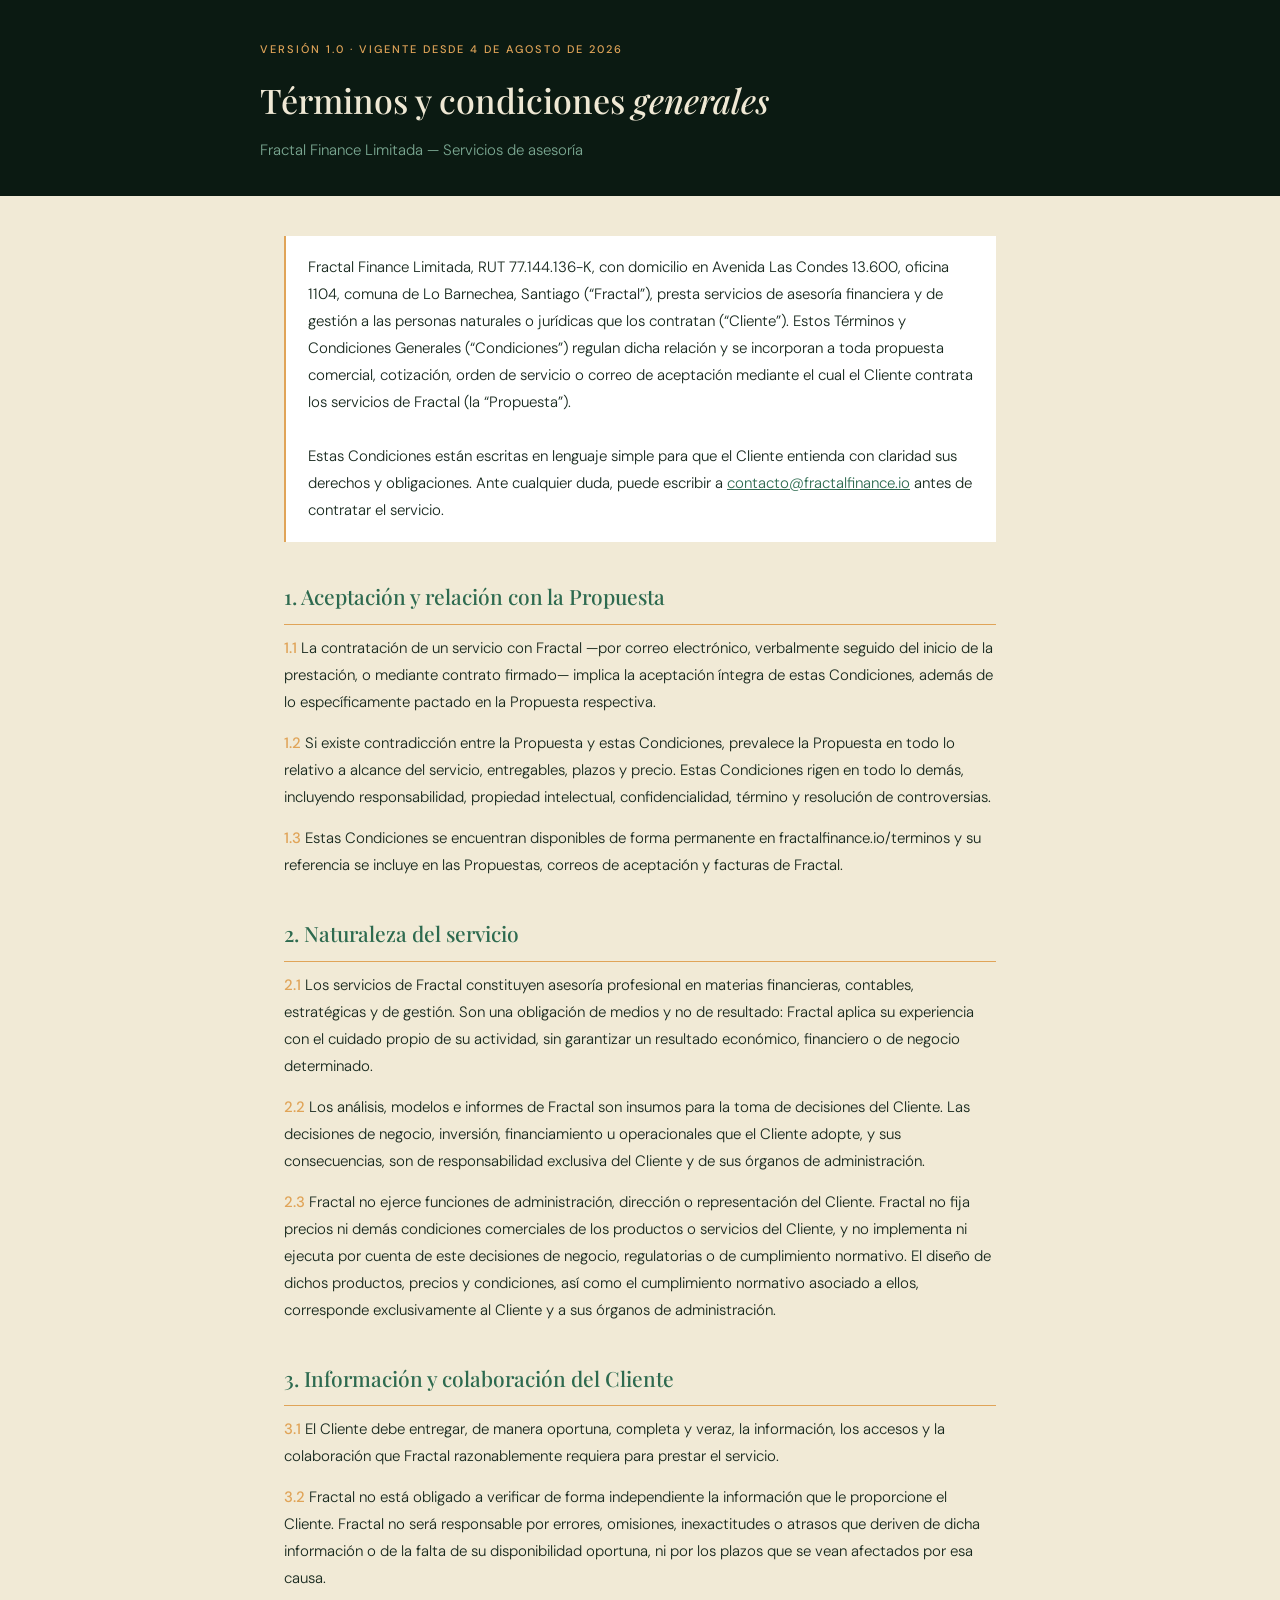
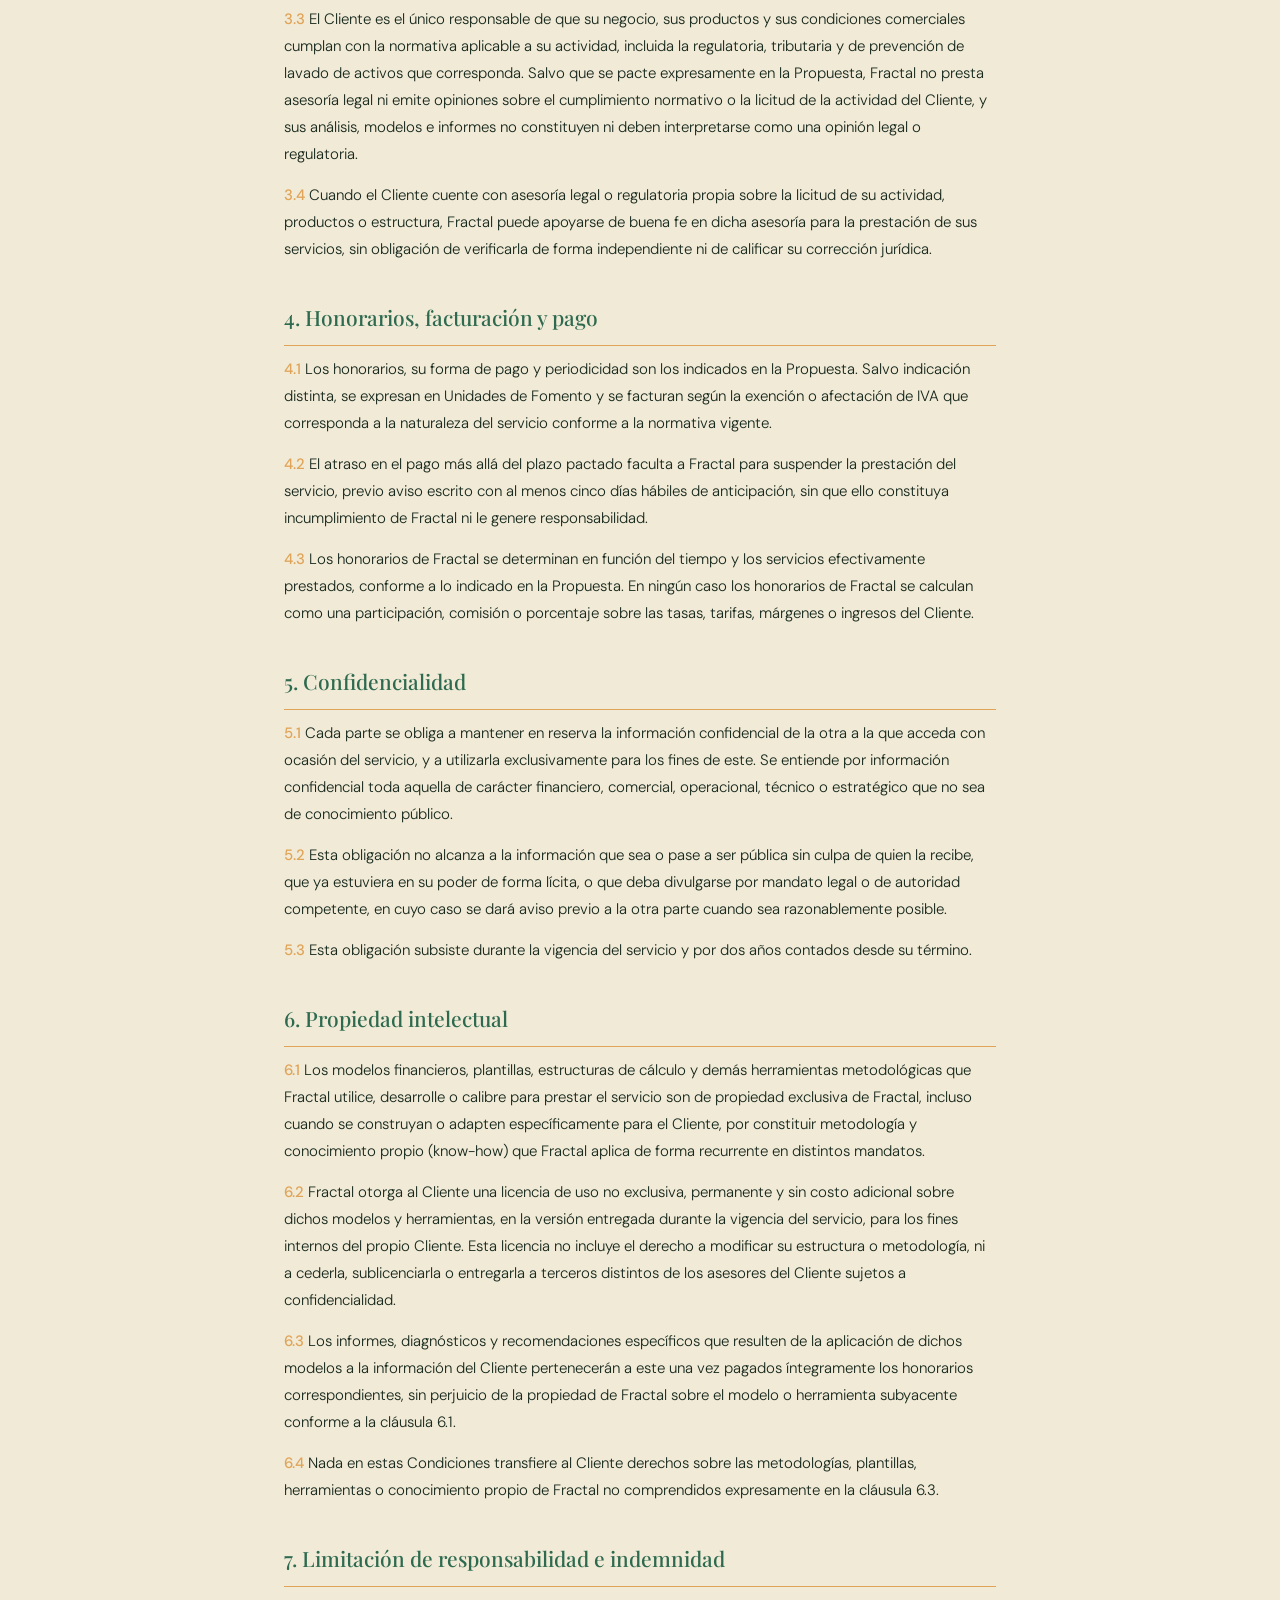
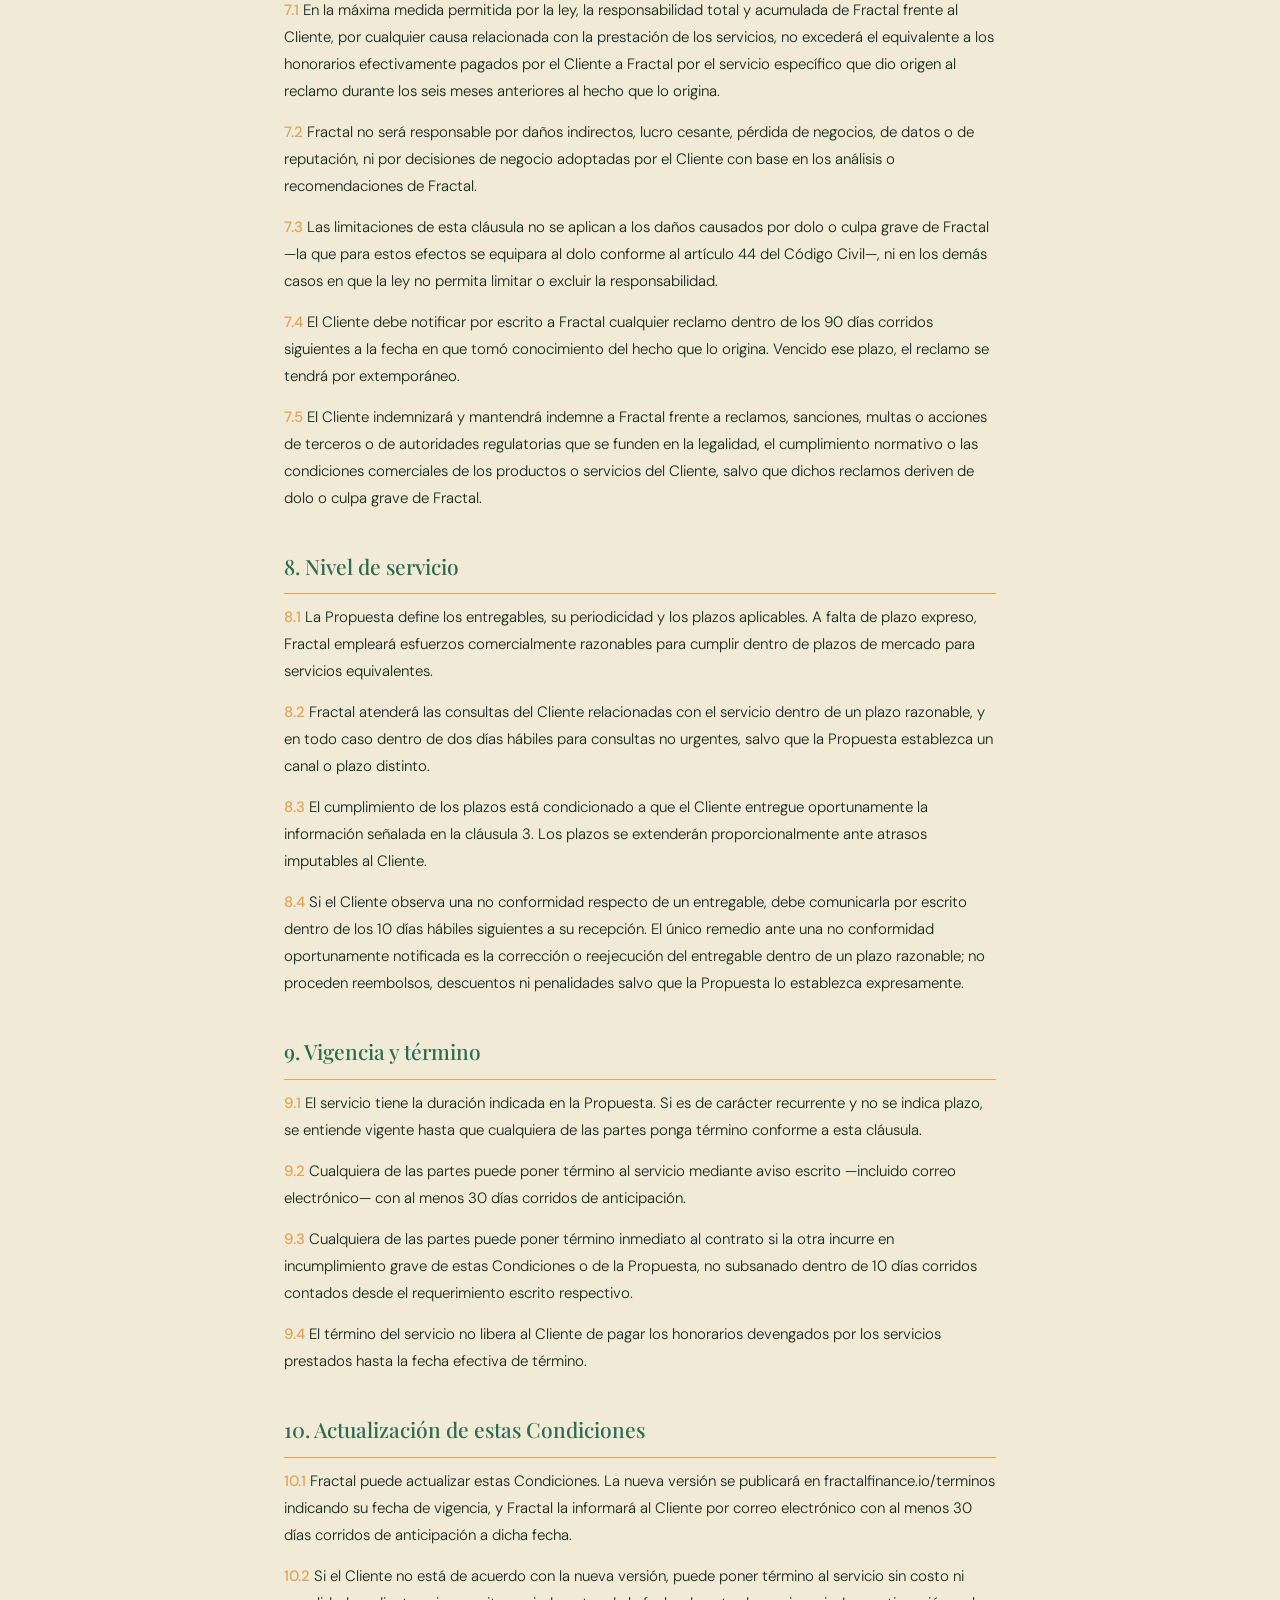
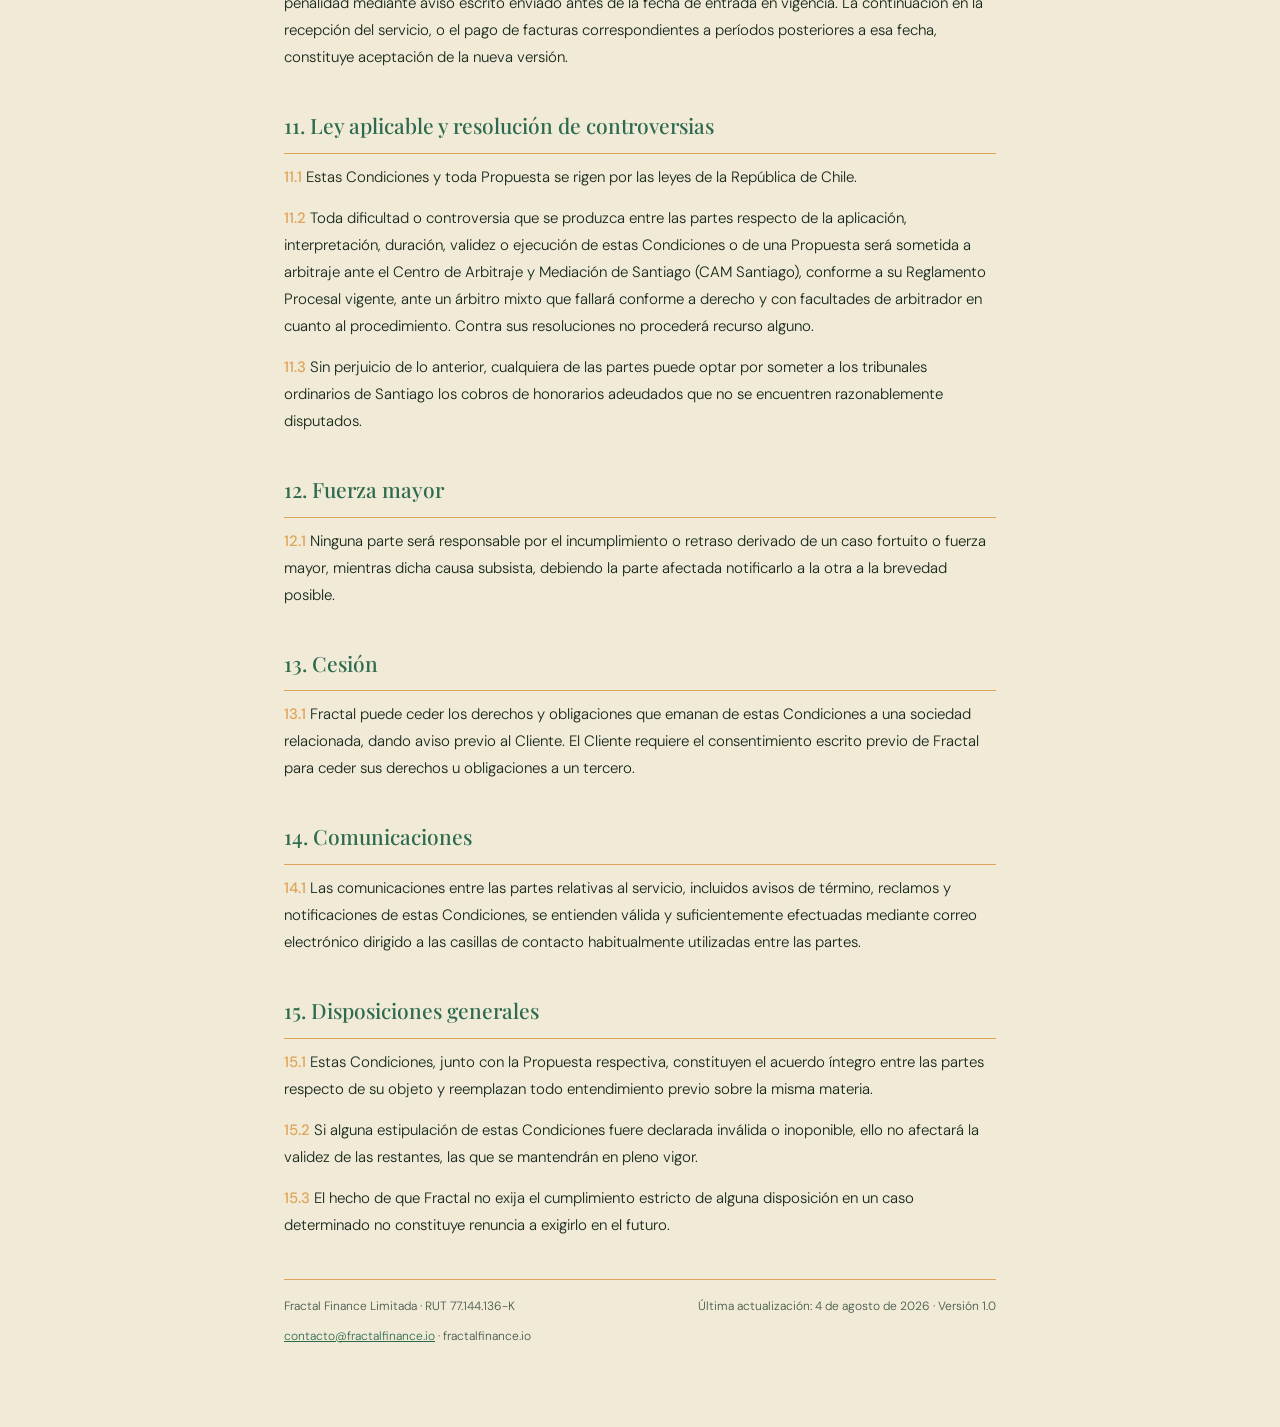
<file: terminos/index.html>
<!DOCTYPE html>
<html lang="es">
<head>
<meta charset="UTF-8">
<meta name="viewport" content="width=device-width, initial-scale=1.0">
<title>Términos y condiciones generales · Fractal Finance</title>
<style>
  @import url('https://fonts.googleapis.com/css2?family=Playfair+Display:ital,wght@0,500;1,500&family=DM+Sans:wght@300;400;500&display=swap');
  :root{
    --canopy:#0b1a12; --leaf:#2d6a4f; --sage:#7ba892;
    --paper:#f1ead6; --paper-2:#e9e0c7;
    --ink:#16271c; --ink-soft:#41564a; --gold:#e0a458;
  }
  *{box-sizing:border-box;}
  body{margin:0; background:var(--paper); color:var(--ink); font-family:'DM Sans','Helvetica Neue',Helvetica,Arial,sans-serif; font-weight:300; line-height:1.8;}
  header{background:var(--canopy); color:#efe8d4; padding:40px 24px 32px;}
  header .wrap{max-width:760px; margin:0 auto;}
  .eyebrow{font-size:11px; letter-spacing:.18em; text-transform:uppercase; color:var(--gold); font-weight:500; margin:0 0 10px;}
  h1{font-family:'Playfair Display',Georgia,serif; font-weight:500; font-size:34px; margin:0 0 6px;}
  .subtitle{color:var(--sage); font-size:15px; margin:0;}
  main{max-width:760px; margin:0 auto; padding:40px 24px 80px;}
  .intro{background:#fff; border-left:2px solid var(--gold); padding:18px 22px; margin-bottom:36px; font-size:15px;}
  h2{font-family:'Playfair Display',Georgia,serif; color:var(--leaf); font-weight:500; font-size:21px; margin:36px 0 10px; border-bottom:1px solid var(--gold); padding-bottom:8px;}
  p.clause{margin:0 0 14px; font-size:15px;}
  p.clause b{color:var(--gold); font-weight:500;}
  .callout{background:var(--paper-2); border-left:2px solid var(--gold); padding:14px 18px; margin:16px 0 22px; font-style:italic; font-size:14px; color:var(--ink-soft);}
  footer{border-top:1px solid var(--gold); margin-top:40px; padding-top:16px; font-size:12px; color:var(--ink-soft); display:flex; justify-content:space-between; flex-wrap:wrap; gap:8px;}
  a{color:var(--leaf);}
</style>
</head>
<body>
<header>
  <div class="wrap">
    <p class="eyebrow">Versión 1.0 · vigente desde 4 de agosto de 2026</p>
    <h1>Términos y condiciones <em style="font-style:italic;">generales</em></h1>
    <p class="subtitle">Fractal Finance Limitada — Servicios de asesoría</p>
  </div>
</header>
<main>
  <div class="intro">
    Fractal Finance Limitada, RUT 77.144.136-K, con domicilio en Avenida Las Condes 13.600, oficina 1104, comuna de Lo Barnechea, Santiago (&ldquo;Fractal&rdquo;), presta servicios de asesoría financiera y de gestión a las personas naturales o jurídicas que los contratan (&ldquo;Cliente&rdquo;). Estos Términos y Condiciones Generales (&ldquo;Condiciones&rdquo;) regulan dicha relación y se incorporan a toda propuesta comercial, cotización, orden de servicio o correo de aceptación mediante el cual el Cliente contrata los servicios de Fractal (la &ldquo;Propuesta&rdquo;).
    <br><br>
    Estas Condiciones están escritas en lenguaje simple para que el Cliente entienda con claridad sus derechos y obligaciones. Ante cualquier duda, puede escribir a <a href="mailto:contacto@fractalfinance.io">contacto@fractalfinance.io</a> antes de contratar el servicio.
  </div>

  <h2>1. Aceptación y relación con la Propuesta</h2>
  <p class="clause"><b>1.1</b> La contratación de un servicio con Fractal —por correo electrónico, verbalmente seguido del inicio de la prestación, o mediante contrato firmado— implica la aceptación íntegra de estas Condiciones, además de lo específicamente pactado en la Propuesta respectiva.</p>
  <p class="clause"><b>1.2</b> Si existe contradicción entre la Propuesta y estas Condiciones, prevalece la Propuesta en todo lo relativo a alcance del servicio, entregables, plazos y precio. Estas Condiciones rigen en todo lo demás, incluyendo responsabilidad, propiedad intelectual, confidencialidad, término y resolución de controversias.</p>
  <p class="clause"><b>1.3</b> Estas Condiciones se encuentran disponibles de forma permanente en fractalfinance.io/terminos y su referencia se incluye en las Propuestas, correos de aceptación y facturas de Fractal.</p>

  <h2>2. Naturaleza del servicio</h2>
  <p class="clause"><b>2.1</b> Los servicios de Fractal constituyen asesoría profesional en materias financieras, contables, estratégicas y de gestión. Son una obligación de medios y no de resultado: Fractal aplica su experiencia con el cuidado propio de su actividad, sin garantizar un resultado económico, financiero o de negocio determinado.</p>
  <p class="clause"><b>2.2</b> Los análisis, modelos e informes de Fractal son insumos para la toma de decisiones del Cliente. Las decisiones de negocio, inversión, financiamiento u operacionales que el Cliente adopte, y sus consecuencias, son de responsabilidad exclusiva del Cliente y de sus órganos de administración.</p>
  <p class="clause"><b>2.3</b> Fractal no ejerce funciones de administración, dirección o representación del Cliente. Fractal no fija precios ni demás condiciones comerciales de los productos o servicios del Cliente, y no implementa ni ejecuta por cuenta de este decisiones de negocio, regulatorias o de cumplimiento normativo. El diseño de dichos productos, precios y condiciones, así como el cumplimiento normativo asociado a ellos, corresponde exclusivamente al Cliente y a sus órganos de administración.</p>

  <h2>3. Información y colaboración del Cliente</h2>
  <p class="clause"><b>3.1</b> El Cliente debe entregar, de manera oportuna, completa y veraz, la información, los accesos y la colaboración que Fractal razonablemente requiera para prestar el servicio.</p>
  <p class="clause"><b>3.2</b> Fractal no está obligado a verificar de forma independiente la información que le proporcione el Cliente. Fractal no será responsable por errores, omisiones, inexactitudes o atrasos que deriven de dicha información o de la falta de su disponibilidad oportuna, ni por los plazos que se vean afectados por esa causa.</p>
  <p class="clause"><b>3.3</b> El Cliente es el único responsable de que su negocio, sus productos y sus condiciones comerciales cumplan con la normativa aplicable a su actividad, incluida la regulatoria, tributaria y de prevención de lavado de activos que corresponda. Salvo que se pacte expresamente en la Propuesta, Fractal no presta asesoría legal ni emite opiniones sobre el cumplimiento normativo o la licitud de la actividad del Cliente, y sus análisis, modelos e informes no constituyen ni deben interpretarse como una opinión legal o regulatoria.</p>
  <p class="clause"><b>3.4</b> Cuando el Cliente cuente con asesoría legal o regulatoria propia sobre la licitud de su actividad, productos o estructura, Fractal puede apoyarse de buena fe en dicha asesoría para la prestación de sus servicios, sin obligación de verificarla de forma independiente ni de calificar su corrección jurídica.</p>

  <h2>4. Honorarios, facturación y pago</h2>
  <p class="clause"><b>4.1</b> Los honorarios, su forma de pago y periodicidad son los indicados en la Propuesta. Salvo indicación distinta, se expresan en Unidades de Fomento y se facturan según la exención o afectación de IVA que corresponda a la naturaleza del servicio conforme a la normativa vigente.</p>
  <p class="clause"><b>4.2</b> El atraso en el pago más allá del plazo pactado faculta a Fractal para suspender la prestación del servicio, previo aviso escrito con al menos cinco días hábiles de anticipación, sin que ello constituya incumplimiento de Fractal ni le genere responsabilidad.</p>
  <p class="clause"><b>4.3</b> Los honorarios de Fractal se determinan en función del tiempo y los servicios efectivamente prestados, conforme a lo indicado en la Propuesta. En ningún caso los honorarios de Fractal se calculan como una participación, comisión o porcentaje sobre las tasas, tarifas, márgenes o ingresos del Cliente.</p>

  <h2>5. Confidencialidad</h2>
  <p class="clause"><b>5.1</b> Cada parte se obliga a mantener en reserva la información confidencial de la otra a la que acceda con ocasión del servicio, y a utilizarla exclusivamente para los fines de este. Se entiende por información confidencial toda aquella de carácter financiero, comercial, operacional, técnico o estratégico que no sea de conocimiento público.</p>
  <p class="clause"><b>5.2</b> Esta obligación no alcanza a la información que sea o pase a ser pública sin culpa de quien la recibe, que ya estuviera en su poder de forma lícita, o que deba divulgarse por mandato legal o de autoridad competente, en cuyo caso se dará aviso previo a la otra parte cuando sea razonablemente posible.</p>
  <p class="clause"><b>5.3</b> Esta obligación subsiste durante la vigencia del servicio y por dos años contados desde su término.</p>

  <h2>6. Propiedad intelectual</h2>
  <p class="clause"><b>6.1</b> Los modelos financieros, plantillas, estructuras de cálculo y demás herramientas metodológicas que Fractal utilice, desarrolle o calibre para prestar el servicio son de propiedad exclusiva de Fractal, incluso cuando se construyan o adapten específicamente para el Cliente, por constituir metodología y conocimiento propio (know-how) que Fractal aplica de forma recurrente en distintos mandatos.</p>
  <p class="clause"><b>6.2</b> Fractal otorga al Cliente una licencia de uso no exclusiva, permanente y sin costo adicional sobre dichos modelos y herramientas, en la versión entregada durante la vigencia del servicio, para los fines internos del propio Cliente. Esta licencia no incluye el derecho a modificar su estructura o metodología, ni a cederla, sublicenciarla o entregarla a terceros distintos de los asesores del Cliente sujetos a confidencialidad.</p>
  <p class="clause"><b>6.3</b> Los informes, diagnósticos y recomendaciones específicos que resulten de la aplicación de dichos modelos a la información del Cliente pertenecerán a este una vez pagados íntegramente los honorarios correspondientes, sin perjuicio de la propiedad de Fractal sobre el modelo o herramienta subyacente conforme a la cláusula 6.1.</p>
  <p class="clause"><b>6.4</b> Nada en estas Condiciones transfiere al Cliente derechos sobre las metodologías, plantillas, herramientas o conocimiento propio de Fractal no comprendidos expresamente en la cláusula 6.3.</p>

  <h2>7. Limitación de responsabilidad e indemnidad</h2>
  <p class="clause"><b>7.1</b> En la máxima medida permitida por la ley, la responsabilidad total y acumulada de Fractal frente al Cliente, por cualquier causa relacionada con la prestación de los servicios, no excederá el equivalente a los honorarios efectivamente pagados por el Cliente a Fractal por el servicio específico que dio origen al reclamo durante los seis meses anteriores al hecho que lo origina.</p>
  <p class="clause"><b>7.2</b> Fractal no será responsable por daños indirectos, lucro cesante, pérdida de negocios, de datos o de reputación, ni por decisiones de negocio adoptadas por el Cliente con base en los análisis o recomendaciones de Fractal.</p>
  <p class="clause"><b>7.3</b> Las limitaciones de esta cláusula no se aplican a los daños causados por dolo o culpa grave de Fractal —la que para estos efectos se equipara al dolo conforme al artículo 44 del Código Civil—, ni en los demás casos en que la ley no permita limitar o excluir la responsabilidad.</p>
  <p class="clause"><b>7.4</b> El Cliente debe notificar por escrito a Fractal cualquier reclamo dentro de los 90 días corridos siguientes a la fecha en que tomó conocimiento del hecho que lo origina. Vencido ese plazo, el reclamo se tendrá por extemporáneo.</p>
  <p class="clause"><b>7.5</b> El Cliente indemnizará y mantendrá indemne a Fractal frente a reclamos, sanciones, multas o acciones de terceros o de autoridades regulatorias que se funden en la legalidad, el cumplimiento normativo o las condiciones comerciales de los productos o servicios del Cliente, salvo que dichos reclamos deriven de dolo o culpa grave de Fractal.</p>

  <h2>8. Nivel de servicio</h2>
  <p class="clause"><b>8.1</b> La Propuesta define los entregables, su periodicidad y los plazos aplicables. A falta de plazo expreso, Fractal empleará esfuerzos comercialmente razonables para cumplir dentro de plazos de mercado para servicios equivalentes.</p>
  <p class="clause"><b>8.2</b> Fractal atenderá las consultas del Cliente relacionadas con el servicio dentro de un plazo razonable, y en todo caso dentro de dos días hábiles para consultas no urgentes, salvo que la Propuesta establezca un canal o plazo distinto.</p>
  <p class="clause"><b>8.3</b> El cumplimiento de los plazos está condicionado a que el Cliente entregue oportunamente la información señalada en la cláusula 3. Los plazos se extenderán proporcionalmente ante atrasos imputables al Cliente.</p>
  <p class="clause"><b>8.4</b> Si el Cliente observa una no conformidad respecto de un entregable, debe comunicarla por escrito dentro de los 10 días hábiles siguientes a su recepción. El único remedio ante una no conformidad oportunamente notificada es la corrección o reejecución del entregable dentro de un plazo razonable; no proceden reembolsos, descuentos ni penalidades salvo que la Propuesta lo establezca expresamente.</p>

  <h2>9. Vigencia y término</h2>
  <p class="clause"><b>9.1</b> El servicio tiene la duración indicada en la Propuesta. Si es de carácter recurrente y no se indica plazo, se entiende vigente hasta que cualquiera de las partes ponga término conforme a esta cláusula.</p>
  <p class="clause"><b>9.2</b> Cualquiera de las partes puede poner término al servicio mediante aviso escrito —incluido correo electrónico— con al menos 30 días corridos de anticipación.</p>
  <p class="clause"><b>9.3</b> Cualquiera de las partes puede poner término inmediato al contrato si la otra incurre en incumplimiento grave de estas Condiciones o de la Propuesta, no subsanado dentro de 10 días corridos contados desde el requerimiento escrito respectivo.</p>
  <p class="clause"><b>9.4</b> El término del servicio no libera al Cliente de pagar los honorarios devengados por los servicios prestados hasta la fecha efectiva de término.</p>

  <h2>10. Actualización de estas Condiciones</h2>
  <p class="clause"><b>10.1</b> Fractal puede actualizar estas Condiciones. La nueva versión se publicará en fractalfinance.io/terminos indicando su fecha de vigencia, y Fractal la informará al Cliente por correo electrónico con al menos 30 días corridos de anticipación a dicha fecha.</p>
  <p class="clause"><b>10.2</b> Si el Cliente no está de acuerdo con la nueva versión, puede poner término al servicio sin costo ni penalidad mediante aviso escrito enviado antes de la fecha de entrada en vigencia. La continuación en la recepción del servicio, o el pago de facturas correspondientes a períodos posteriores a esa fecha, constituye aceptación de la nueva versión.</p>

  <h2>11. Ley aplicable y resolución de controversias</h2>
  <p class="clause"><b>11.1</b> Estas Condiciones y toda Propuesta se rigen por las leyes de la República de Chile.</p>
  <p class="clause"><b>11.2</b> Toda dificultad o controversia que se produzca entre las partes respecto de la aplicación, interpretación, duración, validez o ejecución de estas Condiciones o de una Propuesta será sometida a arbitraje ante el Centro de Arbitraje y Mediación de Santiago (CAM Santiago), conforme a su Reglamento Procesal vigente, ante un árbitro mixto que fallará conforme a derecho y con facultades de arbitrador en cuanto al procedimiento. Contra sus resoluciones no procederá recurso alguno.</p>
  <p class="clause"><b>11.3</b> Sin perjuicio de lo anterior, cualquiera de las partes puede optar por someter a los tribunales ordinarios de Santiago los cobros de honorarios adeudados que no se encuentren razonablemente disputados.</p>

  <h2>12. Fuerza mayor</h2>
  <p class="clause"><b>12.1</b> Ninguna parte será responsable por el incumplimiento o retraso derivado de un caso fortuito o fuerza mayor, mientras dicha causa subsista, debiendo la parte afectada notificarlo a la otra a la brevedad posible.</p>

  <h2>13. Cesión</h2>
  <p class="clause"><b>13.1</b> Fractal puede ceder los derechos y obligaciones que emanan de estas Condiciones a una sociedad relacionada, dando aviso previo al Cliente. El Cliente requiere el consentimiento escrito previo de Fractal para ceder sus derechos u obligaciones a un tercero.</p>

  <h2>14. Comunicaciones</h2>
  <p class="clause"><b>14.1</b> Las comunicaciones entre las partes relativas al servicio, incluidos avisos de término, reclamos y notificaciones de estas Condiciones, se entienden válida y suficientemente efectuadas mediante correo electrónico dirigido a las casillas de contacto habitualmente utilizadas entre las partes.</p>

  <h2>15. Disposiciones generales</h2>
  <p class="clause"><b>15.1</b> Estas Condiciones, junto con la Propuesta respectiva, constituyen el acuerdo íntegro entre las partes respecto de su objeto y reemplazan todo entendimiento previo sobre la misma materia.</p>
  <p class="clause"><b>15.2</b> Si alguna estipulación de estas Condiciones fuere declarada inválida o inoponible, ello no afectará la validez de las restantes, las que se mantendrán en pleno vigor.</p>
  <p class="clause"><b>15.3</b> El hecho de que Fractal no exija el cumplimiento estricto de alguna disposición en un caso determinado no constituye renuncia a exigirlo en el futuro.</p>

  <footer>
    <span>Fractal Finance Limitada · RUT 77.144.136-K</span>
    <span>Última actualización: 4 de agosto de 2026 · Versión 1.0</span>
    <span><a href="mailto:contacto@fractalfinance.io">contacto@fractalfinance.io</a> · fractalfinance.io</span>
  </footer>
</main>
</body>
</html>
</file>
